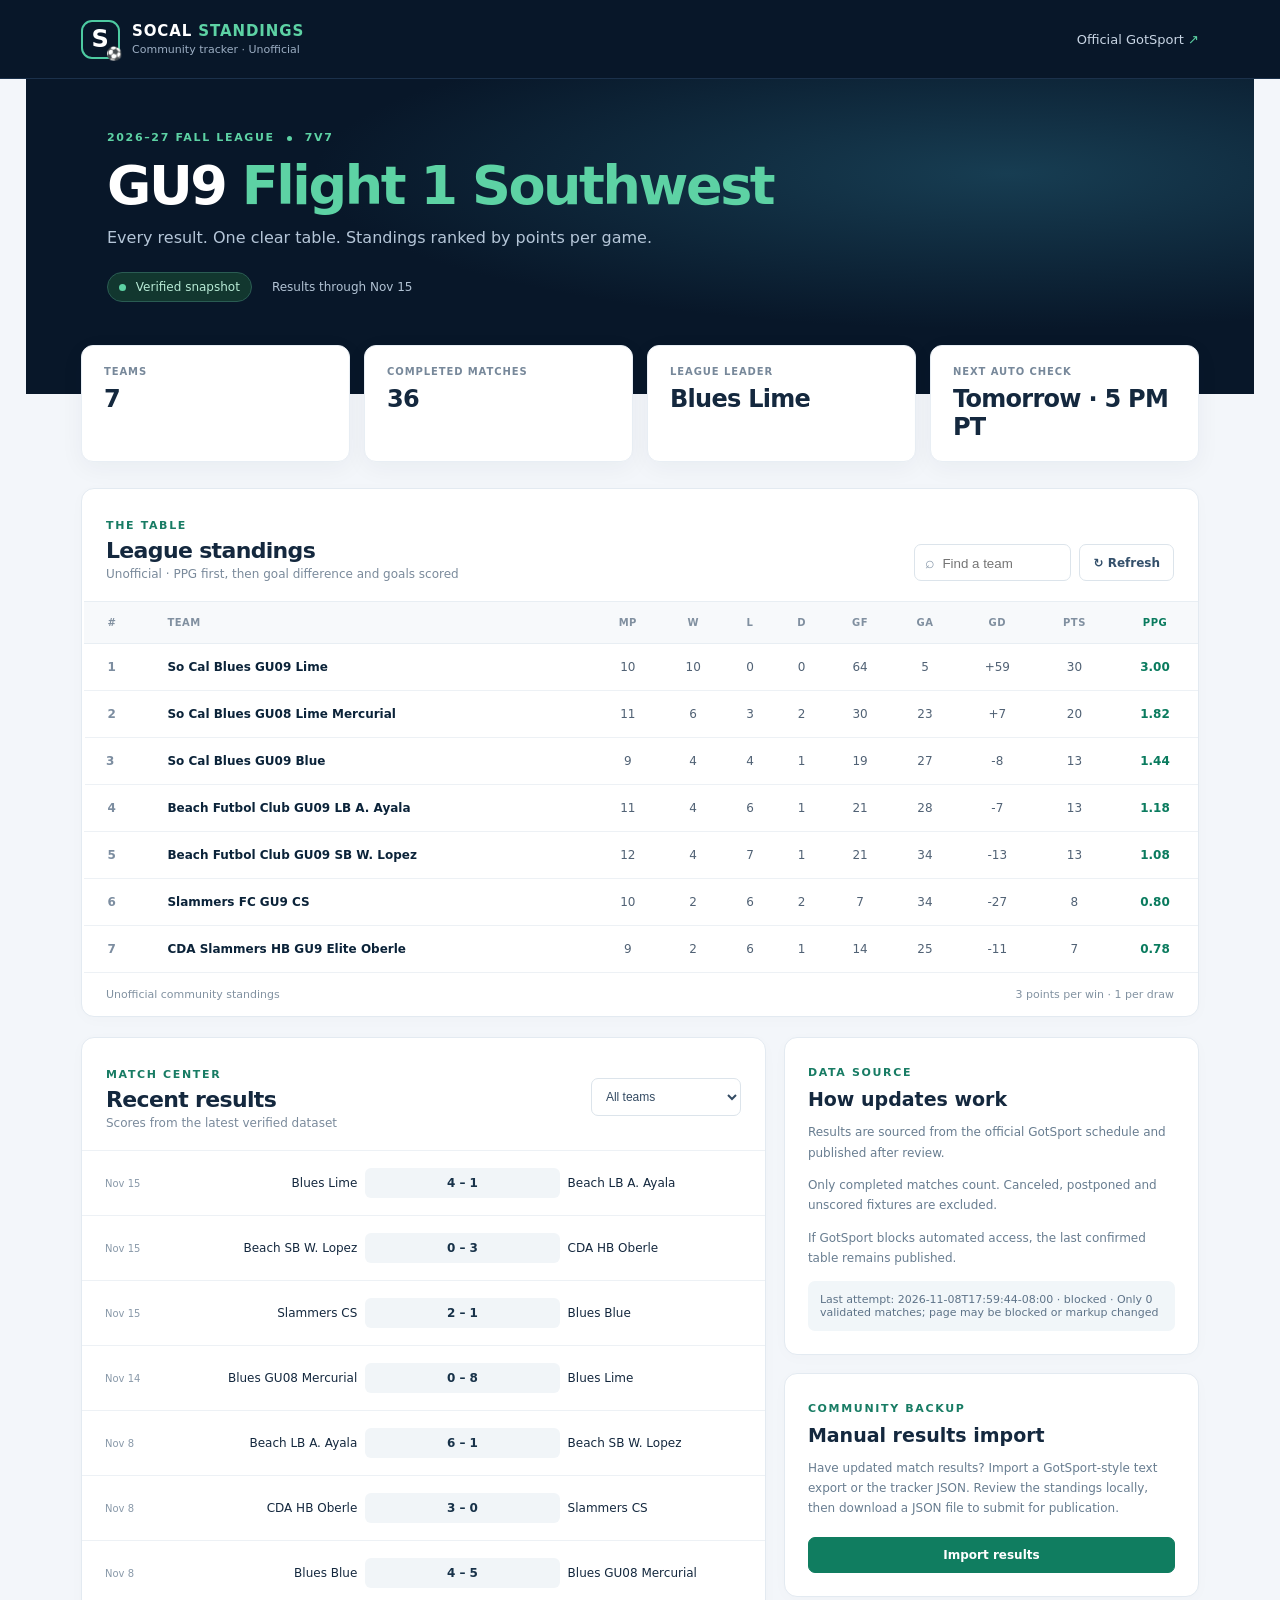
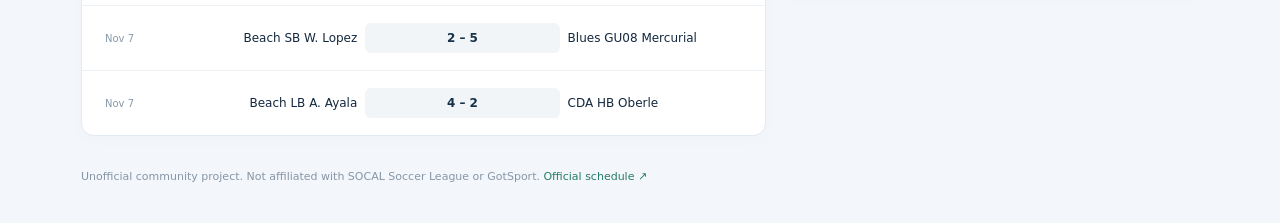
<file: index.html>
<!doctype html>
<html lang="en">
<head>
  <meta charset="utf-8"/>
  <meta name="viewport" content="width=device-width, initial-scale=1"/>
  <meta name="theme-color" content="#081729"/>
  <meta name="description" content="Unofficial SOCAL GU9 Flight 1 Southwest league standings, ranked by points per game."/>
  <title>SOCAL GU9 | Flight 1 Southwest Standings</title>

  <link rel="stylesheet" href="styles.css"/>
  <link rel="stylesheet" href="neutral-standings.css"/>
</head>

<body>
  <header class="top">
    <div class="wrap nav">
      <a class="brand" href="#">
        <span class="mark">S<span>⚽</span></span>
        <span>
          SOCAL <strong>STANDINGS</strong>
          <small>Community tracker · Unofficial</small>
        </span>
      </a>

      <a
        class="navlink"
        href="https://system.gotsport.com/org_event/events/48745/schedules?date=All&amp;group=528635"
        target="_blank"
        rel="noopener noreferrer"
      >
        Official GotSport <span>↗</span>
      </a>
    </div>
  </header>

  <main class="wrap">
    <section class="hero">
      <div class="eyebrow">
        2026–27 FALL LEAGUE
        <span class="dot"></span>
        7V7
      </div>

      <h1>GU9 <em>Flight 1 Southwest</em></h1>

      <p>
        Every result. One clear table.
        Standings ranked by points per game.
      </p>

      <div class="hero-meta">
        <span class="pill">
          <span class="green-dot"></span>
          <span id="status">Loading verified results…</span>
        </span>
        <span id="updated">—</span>
      </div>
    </section>

    <section class="stats">
      <div class="stat">
        <span>TEAMS</span>
        <strong id="teams-count">7</strong>
      </div>

      <div class="stat">
        <span>COMPLETED MATCHES</span>
        <strong id="matches-count">—</strong>
      </div>

      <div class="stat">
        <span>LEAGUE LEADER</span>
        <strong id="leader">—</strong>
      </div>

      <div class="stat">
        <span>NEXT AUTO CHECK</span>
        <strong id="next-check">—</strong>
      </div>
    </section>

    <section class="panel">
      <div class="panel-head">
        <div>
          <span class="eyebrow dark">THE TABLE</span>
          <h2>League standings</h2>
          <p>
            Unofficial · PPG first, then goal difference
            and goals scored
          </p>
        </div>

        <div class="controls">
          <label class="search">
            <span>⌕</span>
            <input
              id="filter"
              placeholder="Find a team"
              aria-label="Find a team"
            />
          </label>

          <button class="outline" id="refresh">
            ↻ Refresh
          </button>
        </div>
      </div>

      <div class="table-scroll">
        <table>
          <thead>
            <tr>
              <th>#</th>
              <th class="teamcol">TEAM</th>
              <th>MP</th>
              <th>W</th>
              <th>L</th>
              <th>D</th>
              <th>GF</th>
              <th>GA</th>
              <th>GD</th>
              <th>PTS</th>
              <th class="ppg">PPG</th>
            </tr>
          </thead>

          <tbody id="standings"></tbody>
        </table>
      </div>

      <div class="panel-foot">
        <span>Unofficial community standings</span>
        <span>3 points per win · 1 per draw</span>
      </div>
    </section>

    <section class="lower">
      <div class="panel results">
        <div class="panel-head">
          <div>
            <span class="eyebrow dark">MATCH CENTER</span>
            <h2>Recent results</h2>
            <p>Scores from the latest verified dataset</p>
          </div>

          <select
            id="team-select"
            aria-label="Filter match results"
          >
            <option value="">All teams</option>
          </select>
        </div>

        <div id="results-list"></div>
      </div>

      <aside class="side">
        <div class="panel sidebox">
          <span class="eyebrow dark">DATA SOURCE</span>
          <h3>How updates work</h3>

          <p>
            Results are sourced from the official
            GotSport schedule and published after review.
          </p>

          <p>
            Only completed matches count.
            Canceled, postponed and unscored fixtures
            are excluded.
          </p>

          <p>
            If GotSport blocks automated access,
            the last confirmed table remains published.
          </p>

          <div class="sync" id="sync-details">
            Last sync status: —
          </div>
        </div>

        <div class="panel sidebox">
          <span class="eyebrow dark">COMMUNITY BACKUP</span>
          <h3>Manual results import</h3>

          <p>
            Have updated match results?
            Import a GotSport-style text export
            or the tracker JSON.
            Review the standings locally,
            then download a JSON file
            to submit for publication.
          </p>

          <button class="primary" id="import-toggle">
            Import results
          </button>

          <div id="import-area" hidden>
            <textarea
              id="paste"
              rows="7"
              placeholder="Paste GotSport match lines, e.g.&#10;7154 | 2026-10-24 | Beach Futbol Club GU09 SB W. Lopez | 2 - 1 | So Cal Blues GU09 Blue&#10;&#10;Or upload tracker JSON below."
            ></textarea>

            <input
              type="file"
              id="file-input"
              accept=".json,.txt,.csv,application/json,text/plain,text/csv"
            />

            <div class="btnrow">
              <button class="outline" id="preview-import">
                Preview locally
              </button>

              <button class="outline" id="export-json">
                Download JSON
              </button>
            </div>

            <p
              class="notice"
              id="import-message"
              aria-live="polite"
            ></p>

            <p class="hint">
              Imports affect only your browser until
              the exported JSON is committed to the repository.
              No public submissions or server storage.
            </p>
          </div>
        </div>
      </aside>
    </section>

    <footer>
      Unofficial community project.
      Not affiliated with SOCAL Soccer League or GotSport.

      <a
        href="https://system.gotsport.com/org_event/events/48745/schedules?date=All&amp;group=528635"
        target="_blank"
        rel="noopener noreferrer"
      >
        Official schedule ↗
      </a>
    </footer>
  </main>

  <script src="app.js" defer></script>
</body>
</html>
</file>
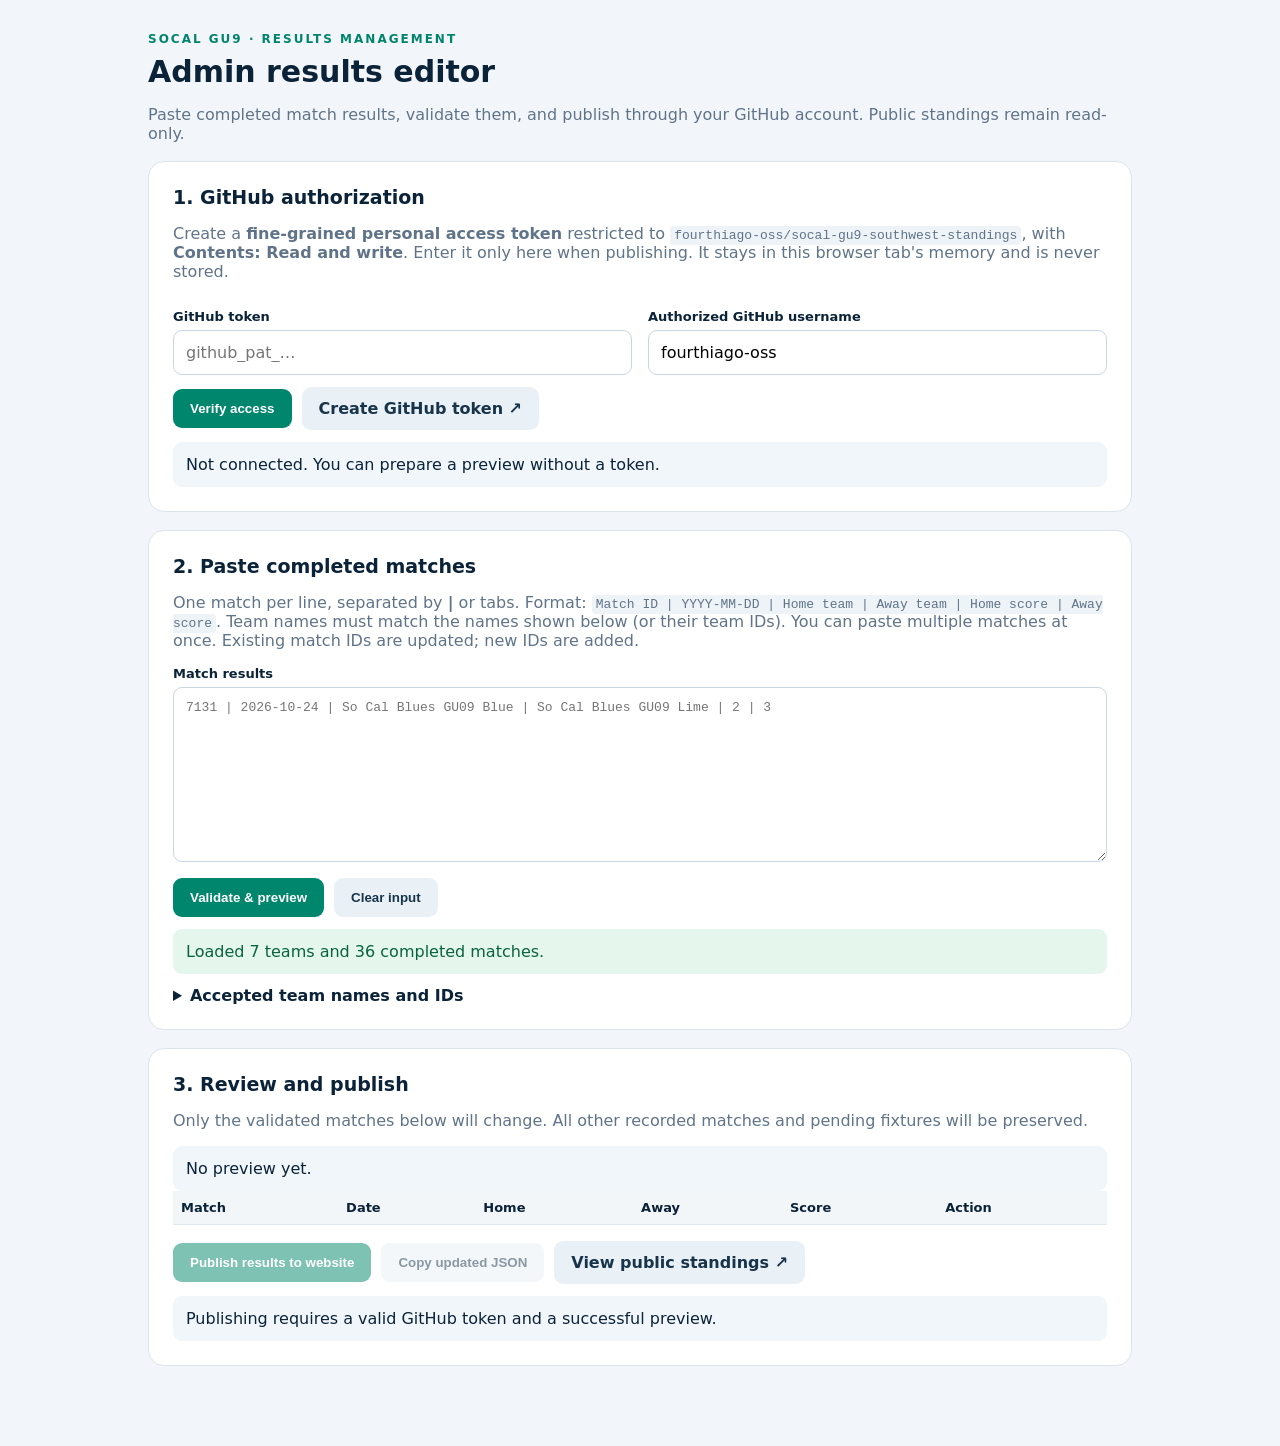
<file: admin.html>
<!doctype html>
<html lang="en"><head><meta charset="utf-8"><meta name="viewport" content="width=device-width, initial-scale=1"><title>Admin · SOCAL GU9 Standings</title>
<style>
:root{font-family:Inter,system-ui,-apple-system,Segoe UI,sans-serif;color:#0b2339;background:#f2f6fa}*{box-sizing:border-box}body{margin:0}.wrap{max-width:1020px;margin:auto;padding:32px 18px 80px}h1{font-size:30px;margin:8px 0}h2{font-size:19px;margin:0 0 14px}.muted{color:#607489}.eyebrow{color:#00846b;text-transform:uppercase;letter-spacing:2px;font-weight:800;font-size:12px}.card{background:#fff;border:1px solid #dce5ed;border-radius:16px;padding:24px;margin-top:18px;box-shadow:0 6px 24px #1234 5}label{display:block;font-size:13px;font-weight:700;margin:12px 0 6px}input,textarea{width:100%;border:1px solid #c9d6e1;border-radius:9px;padding:12px;font:inherit;background:white}textarea{min-height:175px;font-family:ui-monospace,SFMono-Regular,Consolas,monospace;font-size:13px}button,a.button{border:0;background:#00866c;color:white;border-radius:9px;padding:12px 17px;font-weight:700;cursor:pointer;text-decoration:none;display:inline-block}button.secondary,a.secondary{background:#e9f1f6;color:#17344b}button:disabled{opacity:.5;cursor:not-allowed}.row{display:flex;gap:10px;flex-wrap:wrap;align-items:center}.grid{display:grid;grid-template-columns:1fr 1fr;gap:16px}.notice{padding:13px;border-radius:9px;background:#f0f6fa;margin-top:12px;white-space:pre-wrap;overflow-wrap:anywhere}.notice.error{background:#fff0f0;color:#922}.notice.ok{background:#e5f6ed;color:#08633e}table{width:100%;border-collapse:collapse;font-size:13px}td,th{padding:9px 8px;text-align:left;border-bottom:1px solid #e1e8ef}th{background:#f3f6f9}.scroll{overflow:auto}code{background:#edf3f7;padding:2px 4px;border-radius:4px}@media(max-width:700px){.grid{grid-template-columns:1fr}}
</style></head><body><div class="wrap">
<div class="eyebrow">SOCAL GU9 · Results management</div><h1>Admin results editor</h1><p class="muted">Paste completed match results, validate them, and publish through your GitHub account. Public standings remain read-only.</p>
<div class="card"><h2>1. GitHub authorization</h2><p class="muted">Create a <strong>fine-grained personal access token</strong> restricted to <code>fourthiago-oss/socal-gu9-southwest-standings</code>, with <strong>Contents: Read and write</strong>. Enter it only here when publishing. It stays in this browser tab's memory and is never stored.</p><div class="grid"><div><label for="token">GitHub token</label><input id="token" type="password" autocomplete="off" placeholder="github_pat_…"></div><div><label for="owner">Authorized GitHub username</label><input id="owner" value="fourthiago-oss" readonly></div></div><div class="row" style="margin-top:12px"><button id="verify">Verify access</button><a class="button secondary" target="_blank" rel="noopener noreferrer" href="https://github.com/settings/personal-access-tokens/new">Create GitHub token ↗</a></div><div id="authStatus" class="notice">Not connected. You can prepare a preview without a token.</div></div>
<div class="card"><h2>2. Paste completed matches</h2><p class="muted">One match per line, separated by <strong>|</strong> or tabs. Format: <code>Match ID | YYYY-MM-DD | Home team | Away team | Home score | Away score</code>. Team names must match the names shown below (or their team IDs). You can paste multiple matches at once. Existing match IDs are updated; new IDs are added.</p><label for="input">Match results</label><textarea id="input" placeholder="7131 | 2026-10-24 | So Cal Blues GU09 Blue | So Cal Blues GU09 Lime | 2 | 3"></textarea><div class="row" style="margin-top:12px"><button id="preview">Validate & preview</button><button class="secondary" id="clear">Clear input</button></div><div id="parseStatus" class="notice">Loading current teams and results…</div><details style="margin-top:12px"><summary><strong>Accepted team names and IDs</strong></summary><div id="teamList" class="scroll" style="margin-top:10px"></div></details></div>
<div class="card"><h2>3. Review and publish</h2><p class="muted">Only the validated matches below will change. All other recorded matches and pending fixtures will be preserved.</p><div id="previewInfo" class="notice">No preview yet.</div><div class="scroll"><table><thead><tr><th>Match</th><th>Date</th><th>Home</th><th>Away</th><th>Score</th><th>Action</th></tr></thead><tbody id="previewRows"></tbody></table></div><div class="row" style="margin-top:16px"><button id="publish" disabled>Publish results to website</button><button id="copy" class="secondary" disabled>Copy updated JSON</button><a class="button secondary" href="./">View public standings ↗</a></div><div id="publishStatus" class="notice">Publishing requires a valid GitHub token and a successful preview.</div></div>
</div><script>
'use strict';
const REPO='fourthiago-oss/socal-gu9-southwest-standings';
const API='https://api.github.com/repos/'+REPO+'/contents/data/matches.json';
const $=id=>document.getElementById(id);
let teams={},original=null,proposal=null,authenticated=false;
const norm=s=>String(s).toLowerCase().replace(/\s+/g,' ').trim();
function status(id,msg,kind=''){const el=$(id);el.textContent=msg;el.className='notice '+kind;}
function cell(tr,s){const td=document.createElement('td');td.textContent=String(s);tr.appendChild(td)}
function resolveTeam(name){const hits=Object.entries(teams).filter(([id,label])=>norm(name)===norm(id)||norm(name)===norm(label));if(hits.length!==1)throw Error('Unknown or ambiguous team: '+name);return hits[0][0]}
async function load(){try{const [a,b]=await Promise.all([fetch('data/teams.json?x='+Date.now(),{cache:'no-store'}),fetch('data/matches.json?x='+Date.now(),{cache:'no-store'})]);if(!a.ok||!b.ok)throw Error('Could not load public data files');teams=await a.json();original=await b.json();if(!Array.isArray(original.matches))throw Error('Invalid matches.json structure');const t=document.createElement('table');for(const [id,name] of Object.entries(teams)){const r=document.createElement('tr');cell(r,id);cell(r,name);t.appendChild(r)}$('teamList').replaceChildren(t);status('parseStatus',`Loaded ${Object.keys(teams).length} teams and ${original.matches.length} completed matches.`,'ok')}catch(e){status('parseStatus',e.message,'error')}}
function parseLine(line,i){const parts=line.includes('|')?line.split('|'):line.split('\t');const p=parts.map(s=>s.trim());if(p.length!==6)throw Error(`Line ${i}: expected 6 fields, got ${p.length}.`);const [id,date,home,away,hs,as]=p;if(!/^\d+$/.test(id)||!Number.isSafeInteger(Number(id)))throw Error(`Line ${i}: invalid match ID`);if(!/^\d{4}-\d{2}-\d{2}$/.test(date)||!Number.isFinite(Date.parse(date+'T12:00:00Z'))||new Date(date+'T12:00:00Z').toISOString().slice(0,10)!==date)throw Error(`Line ${i}: date must be YYYY-MM-DD`);if(!/^\d{1,2}$/.test(hs)||!/^\d{1,2}$/.test(as))throw Error(`Line ${i}: scores must be 0–99`);const h=resolveTeam(home),a=resolveTeam(away);if(h===a)throw Error(`Line ${i}: teams must be different`);return [Number(id),date,h,a,Number(hs),Number(as)]}
function buildPreview(){proposal=null;$('publish').disabled=true;$('copy').disabled=true;$('previewRows').replaceChildren();try{if(!original)throw Error('Current data not loaded. Reload this page.');const lines=$('input').value.split(/\r?\n/).map(s=>s.trim()).filter(Boolean);if(!lines.length)throw Error('Paste at least one completed match.');const newMatches=lines.map((l,i)=>parseLine(l,i+1));const seen=new Set();for(const m of newMatches){if(seen.has(m[0]))throw Error('Duplicate match ID in pasted results: '+m[0]);seen.add(m[0])}const byId=new Map(original.matches.map(m=>[m[0],m]));let changes=0;for(const m of newMatches){const prior=byId.get(m[0]);const changed=JSON.stringify(prior)!==JSON.stringify(m);if(changed)changes++;const tr=document.createElement('tr');cell(tr,m[0]);cell(tr,m[1]);cell(tr,teams[m[2]]);cell(tr,teams[m[3]]);cell(tr,`${m[4]}–${m[5]}`);cell(tr,!changed?'Unchanged':prior?'Update':'New');$('previewRows').appendChild(tr);byId.set(m[0],m)}const next=structuredClone(original);next.matches=[...byId.values()].sort((a,b)=>a[1].localeCompare(b[1])||a[0]-b[0]);next.pending=(original.pending||[]).filter(m=>!byId.has(m[0]));next.updatedAt=new Date().toISOString();next.source='GotSport public schedule (admin-entered, reviewed)';proposal=next;status('previewInfo',`${newMatches.length} pasted · ${changes} new or changed · ${next.matches.length} total completed matches.`,'ok');$('copy').disabled=false;$('publish').disabled=!authenticated||changes===0}catch(e){status('previewInfo',e.message,'error')}}
function apiHeaders(token){return {'Authorization':'Bearer '+token,'Accept':'application/vnd.github+json','X-GitHub-Api-Version':'2022-11-28'}}
$('verify').onclick=async()=>{authenticated=false;$('publish').disabled=true;const token=$('token').value.trim();if(!token)return status('authStatus','Enter your GitHub token.','error');try{const r=await fetch('https://api.github.com/user',{headers:apiHeaders(token)});if(!r.ok)throw Error('GitHub authentication failed (HTTP '+r.status+')');const u=await r.json();if(norm(u.login)!=='fourthiago-oss')throw Error('This editor only authorizes fourthiago-oss. Signed in as '+u.login);const f=await fetch(API,{headers:apiHeaders(token)});if(!f.ok)throw Error('Cannot read repository file (HTTP '+f.status+'). Check token repository and Contents permissions.');authenticated=true;status('authStatus','Verified GitHub account: '+u.login+'. Repository access confirmed.','ok');if(proposal)$('publish').disabled=false}catch(e){status('authStatus',e.message,'error')}};
$('preview').onclick=buildPreview;$('clear').onclick=()=>{$('input').value='';proposal=null;$('previewRows').replaceChildren();$('publish').disabled=true;$('copy').disabled=true;status('previewInfo','Input cleared.')};
$('copy').onclick=async()=>{if(!proposal)return;try{await navigator.clipboard.writeText(JSON.stringify(proposal,null,2)+'\n');status('publishStatus','Updated JSON copied. You can paste it into data/matches.json using the GitHub editor.','ok')}catch(e){status('publishStatus','Clipboard failed: '+e.message,'error')}};
$('publish').onclick=async()=>{if(!authenticated||!proposal)return;const token=$('token').value.trim();$('publish').disabled=true;status('publishStatus','Checking latest repository data before publishing…');try{const response=await fetch(API,{headers:apiHeaders(token),cache:'no-store'});if(!response.ok)throw Error('Could not read current repository data (HTTP '+response.status+')');const file=await response.json();const latest=JSON.parse(decodeURIComponent(escape(atob(file.content.replace(/\s/g,'')))));if(JSON.stringify(latest.matches)!==JSON.stringify(original.matches))throw Error('Results changed since this editor loaded. Reload and review your entries again.');const content=JSON.stringify(proposal,null,2)+'\n';const bytes=new TextEncoder().encode(content);let binary='';for(const byte of bytes)binary+=String.fromCharCode(byte);const save=await fetch(API,{method:'PUT',headers:{...apiHeaders(token),'Content-Type':'application/json'},body:JSON.stringify({message:'Update SOCAL match results (admin)',content:btoa(binary),sha:file.sha,branch:'main'})});if(!save.ok){const err=await save.json().catch(()=>({}));throw Error('GitHub rejected update (HTTP '+save.status+'): '+(err.message||'Check permissions'))}status('publishStatus','Published to GitHub! The public website will update after the Pages deployment finishes.','ok');$('input').value='';proposal=null;authenticated=false;$('token').value='';await load();$('previewRows').replaceChildren();$('copy').disabled=true;status('authStatus','Token cleared after publishing.','ok')}catch(e){status('publishStatus',e.message,'error');$('publish').disabled=false}};
load();
</script></body></html>
</file>
<file: styles.css>
:root{font-family:Inter,ui-sans-serif,system-ui,-apple-system,"Segoe UI",sans-serif;color:#14283e;background:#f3f6fa;font-synthesis:none}*{box-sizing:border-box}body{margin:0}.wrap{max-width:1170px;margin:auto;padding-left:26px;padding-right:26px}.top{background:#081729;color:#fff;border-bottom:1px solid #1b314b}.nav{height:78px;display:flex;align-items:center;justify-content:space-between}.brand{display:flex;gap:12px;align-items:center;color:white;text-decoration:none;font-size:15px;letter-spacing:.06em;font-weight:750}.brand strong{color:#5dd2a4}.brand small{display:block;color:#9caec3;font-size:11px;letter-spacing:0;font-weight:400;margin-top:3px}.mark{width:39px;height:39px;border:2px solid #4dcaa1;border-radius:11px;display:grid;place-items:center;font-size:24px;position:relative}.mark span{font-size:13px;position:absolute;right:-5px;bottom:-4px}.navlink{color:#c9d6e5;text-decoration:none;font-size:13px}.navlink span{color:#5dd2a4}.hero{background:#081729;color:white;margin:0 calc(-1 * max(26px,(100vw - 1170px)/2));padding:52px max(26px,(100vw - 1118px)/2) 92px;background-image:radial-gradient(ellipse at 80% 30%,#173d52 0,transparent 50%)}.eyebrow{font-size:11px;letter-spacing:.15em;font-weight:800;color:#5dd2a4}.eyebrow.dark{color:#187c64}.dot{display:inline-block;width:5px;height:5px;background:#5dd2a4;border-radius:50%;vertical-align:middle;margin:0 7px}h1{font-size:clamp(32px,5vw,54px);line-height:1.08;letter-spacing:-.045em;margin:13px 0}h1 em{font-style:normal;color:#5dd2a4}.hero p{color:#b5c6d8;font-size:16px;margin:12px 0 25px}.hero-meta{display:flex;align-items:center;gap:20px;flex-wrap:wrap;font-size:12px;color:#b2c3d4}.pill{border:1px solid #2a5c53;border-radius:30px;padding:7px 11px;color:#b8ebd6;background:#12372f}.green-dot{display:inline-block;width:7px;height:7px;border-radius:50%;background:#5dd2a4;margin-right:6px}.stats{display:grid;grid-template-columns:repeat(4,1fr);gap:14px;margin-top:-49px;position:relative;margin-bottom:26px}.stat{background:white;padding:20px 22px;border-radius:12px;box-shadow:0 6px 24px #13283e0c;border:1px solid #e8eef4}.stat span{display:block;font-size:10px;letter-spacing:.09em;font-weight:750;color:#77889a;margin-bottom:8px}.stat strong{font-size:24px;letter-spacing:-.03em}.panel{background:white;border:1px solid #e3eaf1;border-radius:13px;overflow:hidden;box-shadow:0 3px 16px #14283e05}.panel-head{padding:25px 24px 20px;display:flex;justify-content:space-between;gap:16px;align-items:end}.panel-head h2{font-size:22px;margin:5px 0 4px;letter-spacing:-.03em}.panel-head p{color:#7a8a9b;font-size:12px;margin:0}.controls{display:flex;gap:8px}.search{border:1px solid #dce4eb;border-radius:7px;padding:8px 10px;color:#8899aa}.search input{border:0;outline:0;width:120px;color:#14283e}.outline,.primary{font:inherit;font-size:12px;font-weight:650;cursor:pointer;border-radius:7px;padding:10px 13px}.outline{border:1px solid #dce4eb;background:white;color:#34506b}.primary{background:#107d60;color:white;border:1px solid #107d60}.table-scroll{overflow:auto}table{width:100%;border-collapse:collapse;white-space:nowrap;font-size:12px}th{background:#f7f9fb;color:#8190a0;font-size:10px;letter-spacing:.05em;font-weight:800;text-align:center;padding:15px 12px;border-block:1px solid #e8eef3}th:first-child,td:first-child{text-align:left;padding-left:24px}th.teamcol,td.teamcol{text-align:left;min-width:260px}td{padding:16px 12px;text-align:center;border-bottom:1px solid #edf1f5;color:#516275;font-variant-numeric:tabular-nums}td.teamcol{color:#172e46;font-weight:650}.rank{font-weight:750;color:#7c8da0}.leader{color:#0d9473}.ppg{color:#0a7b5e;font-weight:800}tr.blue{background:#eaf7f2}tr.blue td.teamcol{color:#086c52}tr.blue td:first-child{border-left:3px solid #0da67d;padding-left:21px}.panel-foot{display:flex;justify-content:space-between;gap:10px;padding:15px 24px;font-size:11px;color:#8292a1}.key{display:inline-block;background:#d5efe4;width:10px;height:10px;border-radius:3px;margin-right:6px}.lower{display:grid;grid-template-columns:1.65fr 1fr;gap:18px;margin-top:20px}.lower .panel-head{align-items:center}select{padding:10px;border:1px solid #dce4eb;border-radius:7px;max-width:150px;background:white;color:#344b63;font-size:12px}.match{display:flex;align-items:center;gap:10px;justify-content:space-between;padding:17px 23px;border-top:1px solid #edf1f5;font-size:12px}.match .date{font-size:10px;color:#8999a9;min-width:68px}.match .teams{flex:1;text-align:center;display:flex;justify-content:space-between;gap:8px;align-items:center}.match .teams span{flex:1}.match .teams span:first-child{text-align:right}.match .teams span:last-child{text-align:left}.score{background:#f1f5f8;border-radius:6px;padding:8px 10px;white-space:nowrap;color:#183249;font-weight:800}.side{display:flex;flex-direction:column;gap:18px}.sidebox{padding:23px}.sidebox h3{font-size:19px;margin:8px 0 12px}.sidebox p{font-size:12px;color:#687d90;line-height:1.7}.sync{padding:12px;background:#f1f6f9;border-radius:7px;font-size:11px;color:#5e7388}.sidebox .primary{width:100%;margin-top:6px}.sidebox textarea{width:100%;margin-top:13px;padding:10px;border:1px solid #dce4eb;border-radius:6px;font:12px monospace}.sidebox input[type=file]{width:100%;margin:10px 0;font-size:11px}.btnrow{display:flex;gap:8px}.notice{font-weight:700}.hint{font-size:10px!important}footer{padding:34px 0 40px;color:#8696a6;font-size:11px}footer a{color:#257c66;text-decoration:none}@media(max-width:800px){.stats{grid-template-columns:repeat(2,1fr)}.lower{grid-template-columns:1fr}.panel-head{align-items:start;flex-direction:column}.hero{padding-top:42px;padding-bottom:85px}.match .date{min-width:55px}}@media(max-width:450px){.wrap{padding-left:14px;padding-right:14px}.hero{margin:0 -14px;padding-left:14px;padding-right:14px}.stat{padding:16px}.stat strong{font-size:19px}.panel-head{padding:20px 16px}.panel-foot{flex-direction:column}.navlink{font-size:11px}.brand{font-size:12px}}
</file>
<file: neutral-standings.css>
/* Neutral public league standings: no team is specially highlighted. */
table tbody tr,
table tbody tr:hover,
table tbody tr[class],
table tbody tr[style] {
  background: #fff !important;
  background-color: #fff !important;
  box-shadow: none !important;
}
table tbody tr td {
  background: transparent !important;
  border-left-color: transparent !important;
}
table tbody tr td:nth-child(2),
table tbody tr td:nth-child(2) * {
  color: #0b2339 !important;
}
</file>
